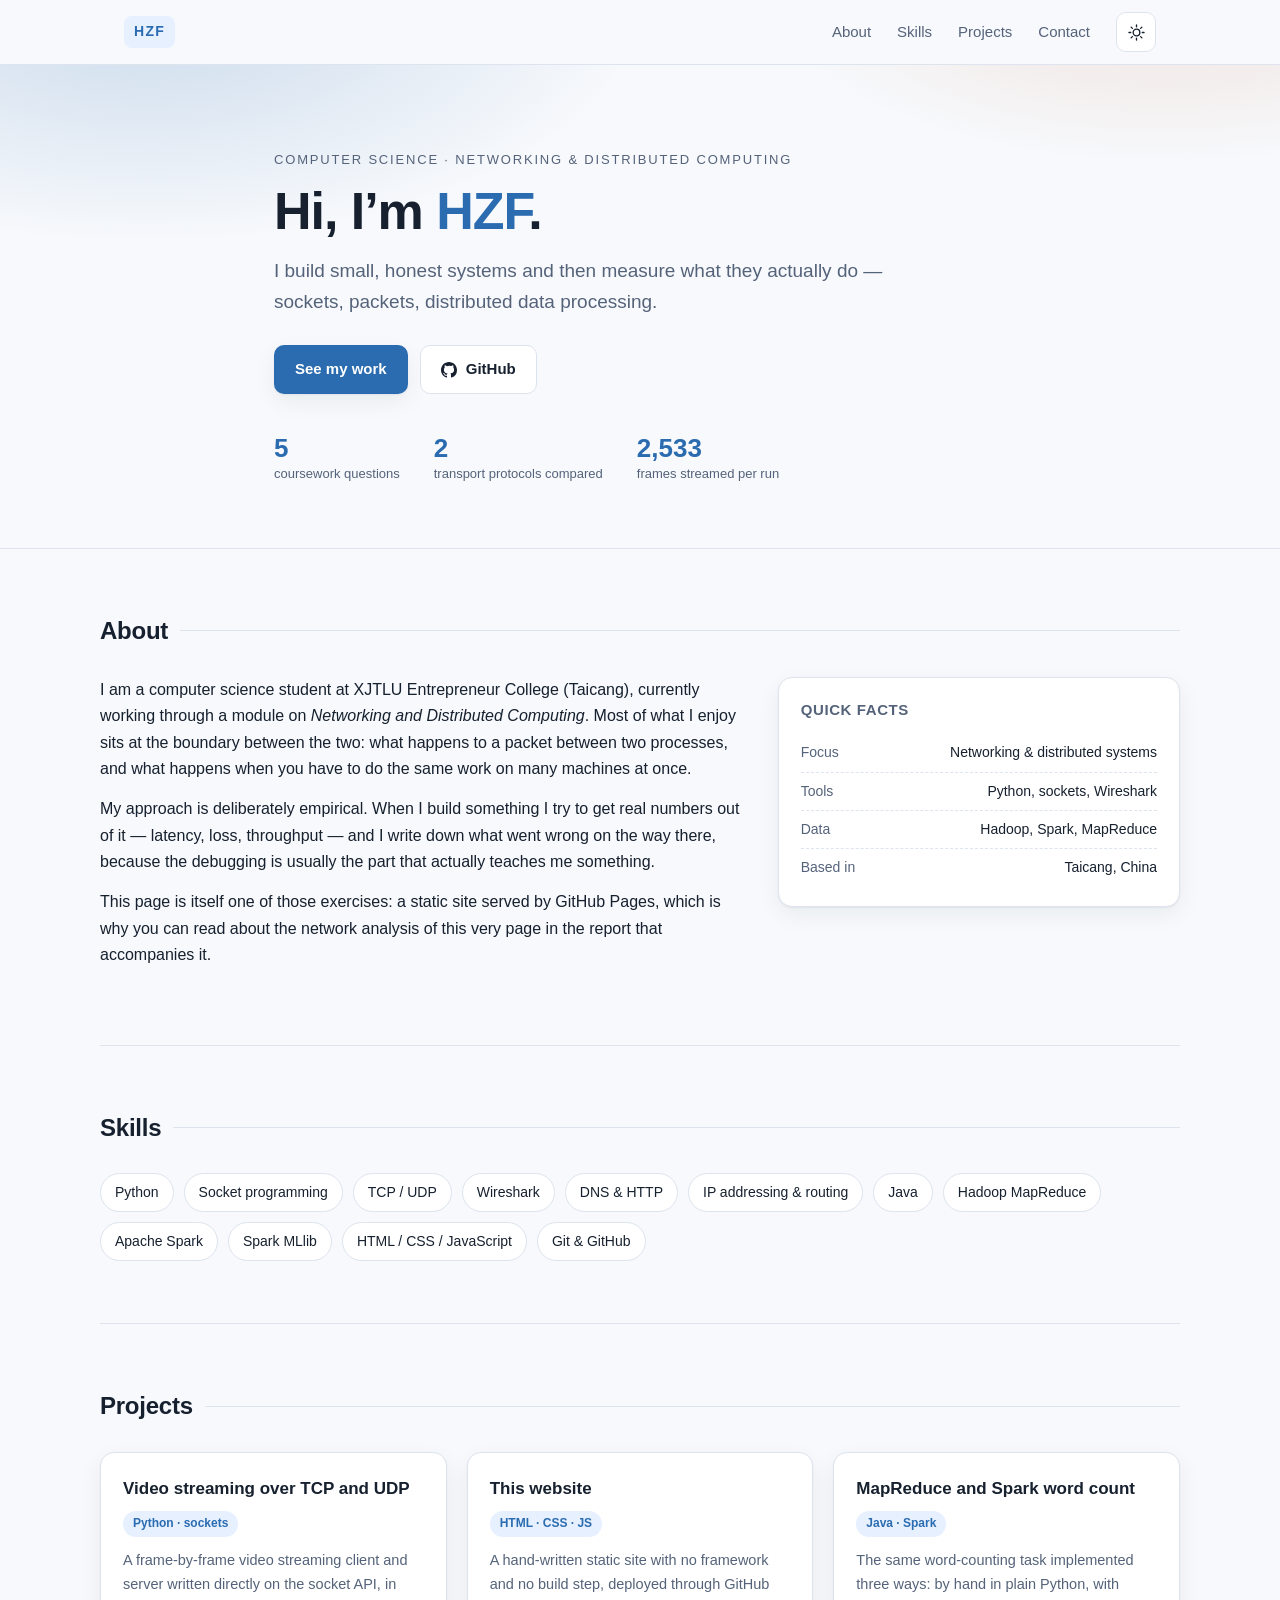
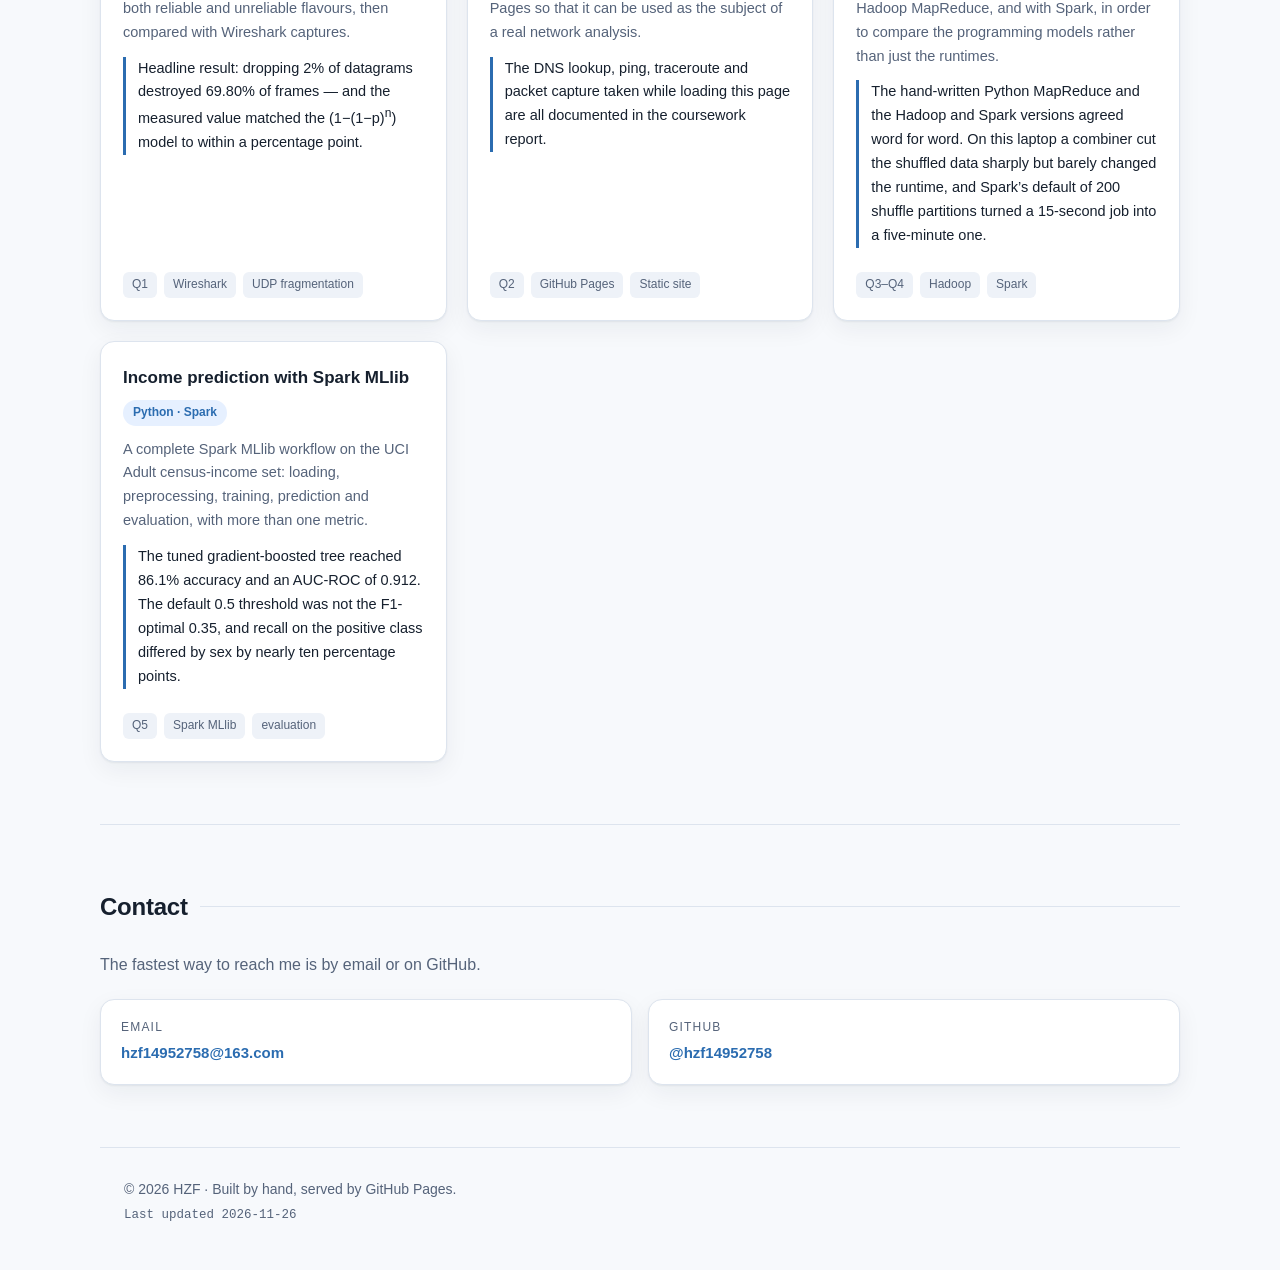
<file: index.html>
<!DOCTYPE html>
<html lang="en" data-theme="light">
<head>
  <meta charset="UTF-8" />
  <meta name="viewport" content="width=device-width, initial-scale=1.0" />
  <title>HZF &middot; Student Portfolio</title>
  <meta name="description" content="Personal webpage of HZF - computer science student, networking and distributed computing." />
  <meta name="author" content="HZF" />
  <link rel="stylesheet" href="assets/style.css" />
  <link rel="icon" href="data:image/svg+xml,<svg xmlns='http://www.w3.org/2000/svg' viewBox='0 0 100 100'><text y='.9em' font-size='90'>&#128225;</text></svg>" />
</head>
<body>
  <a class="skip-link" href="#main">Skip to content</a>

  <header class="site-header" id="top">
    <nav class="nav container" aria-label="Main navigation">
      <a class="brand" href="#top">
        <span class="brand-mark">HZF</span>
      </a>
      <button class="nav-toggle" aria-expanded="false" aria-controls="nav-menu" aria-label="Toggle navigation">
        <span></span><span></span><span></span>
      </button>
      <ul class="nav-menu" id="nav-menu">
        <li><a href="#about">About</a></li>
        <li><a href="#skills">Skills</a></li>
        <li><a href="#projects">Projects</a></li>
        <li><a href="#contact">Contact</a></li>
        <li>
          <button class="theme-toggle" id="theme-toggle" aria-label="Switch colour theme" title="Switch colour theme">
            <svg class="icon-sun" viewBox="0 0 24 24" aria-hidden="true"><circle cx="12" cy="12" r="4.2"/><g stroke-linecap="round"><path d="M12 2.5v2.2M12 19.3v2.2M2.5 12h2.2M19.3 12h2.2M5.2 5.2l1.6 1.6M17.2 17.2l1.6 1.6M18.8 5.2l-1.6 1.6M6.8 17.2l-1.6 1.6"/></g></svg>
            <svg class="icon-moon" viewBox="0 0 24 24" aria-hidden="true"><path d="M20 14.5A8.5 8.5 0 0 1 9.5 4a8.5 8.5 0 1 0 10.5 10.5z"/></svg>
          </button>
        </li>
      </ul>
    </nav>
  </header>

  <main id="main">
    <section class="hero">
      <div class="container hero-inner">
        <p class="hero-eyebrow">Computer Science &middot; Networking &amp; Distributed Computing</p>
        <h1 class="hero-title">Hi, I&rsquo;m <span class="accent">HZF</span>.</h1>
        <p class="hero-sub">
          I build small, honest systems and then measure what they actually do &mdash;
          sockets, packets, distributed data processing.
        </p>
        <div class="hero-actions">
          <a class="btn btn-primary" href="#projects">See my work</a>
          <a class="btn btn-ghost" href="https://github.com/hzf14952758" target="_blank" rel="noopener">
            <svg class="btn-icon" viewBox="0 0 16 16" aria-hidden="true"><path d="M8 0C3.58 0 0 3.58 0 8c0 3.54 2.29 6.53 5.47 7.59.4.07.55-.17.55-.38 0-.19-.01-.82-.01-1.49-2.01.37-2.53-.49-2.69-.94-.09-.23-.48-.94-.82-1.13-.28-.15-.68-.52-.01-.53.63-.01 1.08.58 1.23.82.72 1.21 1.87.87 2.33.66.07-.52.28-.87.51-1.07-1.78-.2-3.64-.89-3.64-3.95 0-.87.31-1.59.82-2.15-.08-.2-.36-1.02.08-2.12 0 0 .67-.21 2.2.82a7.4 7.4 0 0 1 2-.27c.68 0 1.36.09 2 .27 1.53-1.04 2.2-.82 2.2-.82.44 1.1.16 1.92.08 2.12.51.56.82 1.27.82 2.15 0 3.07-1.87 3.75-3.65 3.95.29.25.54.73.54 1.48 0 1.07-.01 1.93-.01 2.2 0 .21.15.46.55.38A8.01 8.01 0 0 0 16 8c0-4.42-3.58-8-8-8z"/></svg>
            GitHub
          </a>
        </div>
        <ul class="hero-stats">
          <li><strong>5</strong><span>coursework questions</span></li>
          <li><strong>2</strong><span>transport protocols compared</span></li>
          <li><strong>2,533</strong><span>frames streamed per run</span></li>
        </ul>
      </div>
    </section>

    <section class="section container" id="about">
      <h2 class="section-title">About</h2>
      <div class="about-grid">
        <div class="about-text">
          <p>
            I am a computer science student at XJTLU Entrepreneur College (Taicang), currently working
            through a module on <em>Networking and Distributed Computing</em>. Most of what I enjoy sits
            at the boundary between the two: what happens to a packet between two processes, and what
            happens when you have to do the same work on many machines at once.
          </p>
          <p>
            My approach is deliberately empirical. When I build something I try to get real numbers out of
            it &mdash; latency, loss, throughput &mdash; and I write down what went wrong on the way there,
            because the debugging is usually the part that actually teaches me something.
          </p>
          <p>
            This page is itself one of those exercises: a static site served by GitHub Pages, which is why
            you can read about the network analysis of this very page in the report that accompanies it.
          </p>
        </div>
        <aside class="about-facts">
          <h3>Quick facts</h3>
          <dl>
            <div><dt>Focus</dt><dd>Networking &amp; distributed systems</dd></div>
            <div><dt>Tools</dt><dd>Python, sockets, Wireshark</dd></div>
            <div><dt>Data</dt><dd>Hadoop, Spark, MapReduce</dd></div>
            <div><dt>Based in</dt><dd>Taicang, China</dd></div>
          </dl>
        </aside>
      </div>
    </section>

    <section class="section container" id="skills">
      <h2 class="section-title">Skills</h2>
      <ul class="tag-list">
        <li>Python</li><li>Socket programming</li><li>TCP / UDP</li><li>Wireshark</li>
        <li>DNS &amp; HTTP</li><li>IP addressing &amp; routing</li><li>Java</li>
        <li>Hadoop MapReduce</li><li>Apache Spark</li><li>Spark MLlib</li>
        <li>HTML / CSS / JavaScript</li><li>Git &amp; GitHub</li>
      </ul>
    </section>

    <section class="section container" id="projects">
      <h2 class="section-title">Projects</h2>
      <div class="card-grid">
        <article class="card">
          <div class="card-top">
            <h3>Video streaming over TCP and UDP</h3>
            <span class="badge">Python &middot; sockets</span>
          </div>
          <p>
            A frame-by-frame video streaming client and server written directly on the socket API, in
            both reliable and unreliable flavours, then compared with Wireshark captures.
          </p>
          <p class="card-result">
            Headline result: dropping 2% of datagrams destroyed 69.80% of frames &mdash; and the measured
            value matched the (1&minus;(1&minus;p)<sup>n</sup>) model to within a percentage
            point.
          </p>
          <ul class="card-tags"><li>Q1</li><li>Wireshark</li><li>UDP fragmentation</li></ul>
        </article>

        <article class="card">
          <div class="card-top">
            <h3>This website</h3>
            <span class="badge">HTML &middot; CSS &middot; JS</span>
          </div>
          <p>
            A hand-written static site with no framework and no build step, deployed through GitHub Pages
            so that it can be used as the subject of a real network analysis.
          </p>
          <p class="card-result">
            The DNS lookup, ping, traceroute and packet capture taken while loading this page are all
            documented in the coursework report.
          </p>
          <ul class="card-tags"><li>Q2</li><li>GitHub Pages</li><li>Static site</li></ul>
        </article>

        <article class="card">
          <div class="card-top">
            <h3>MapReduce and Spark word count</h3>
            <span class="badge">Java &middot; Spark</span>
          </div>
          <p>
            The same word-counting task implemented three ways: by hand in plain Python, with Hadoop
            MapReduce, and with Spark, in order to compare the programming models rather than just the
            runtimes.
          </p>
          <p class="card-result">
            The hand-written Python MapReduce and the Hadoop and Spark versions agreed word for word.
            On this laptop a combiner cut the shuffled data sharply but barely changed the runtime,
            and Spark&rsquo;s default of 200 shuffle partitions turned a 15-second job into a five-minute one.
          </p>
          <ul class="card-tags"><li>Q3&ndash;Q4</li><li>Hadoop</li><li>Spark</li></ul>
        </article>

        <article class="card">
          <div class="card-top">
            <h3>Income prediction with Spark MLlib</h3>
            <span class="badge">Python &middot; Spark</span>
          </div>
          <p>
            A complete Spark MLlib workflow on the UCI Adult census-income set: loading,
            preprocessing, training, prediction and evaluation, with more than one metric.
          </p>
          <p class="card-result">
            The tuned gradient-boosted tree reached 86.1% accuracy and an AUC-ROC of 0.912.
            The default 0.5 threshold was not the F1-optimal 0.35, and recall on the positive
            class differed by sex by nearly ten percentage points.
          </p>
          <ul class="card-tags"><li>Q5</li><li>Spark MLlib</li><li>evaluation</li></ul>
        </article>
      </div>
    </section>

    <section class="section container" id="contact">
      <h2 class="section-title">Contact</h2>
      <p class="contact-lead">The fastest way to reach me is by email or on GitHub.</p>
      <div class="contact-links">
        <a class="contact-link" href="mailto:hzf14952758@163.com">
          <span class="contact-label">Email</span>
          <span class="contact-value">hzf14952758@163.com</span>
        </a>
        <a class="contact-link" href="https://github.com/hzf14952758" target="_blank" rel="noopener">
          <span class="contact-label">GitHub</span>
          <span class="contact-value">@hzf14952758</span>
        </a>
      </div>
    </section>
  </main>

  <footer class="site-footer">
    <div class="container">
      <p>&copy; <span id="year">2026</span> HZF &middot; Built by hand, served by GitHub Pages.</p>
      <p class="footer-meta">Last updated <span id="updated">2026-11-26</span></p>
    </div>
  </footer>

  <script src="assets/script.js"></script>
</body>
</html>
</file>
<file: assets/style.css>
/* =========================================================================
   HZF personal site
   Hand-written CSS, no framework and no build step, so that the whole site is
   three small files that can be served straight from GitHub Pages.
   Colours are driven by custom properties so the light/dark switch is a single
   attribute change on <html>.
   ========================================================================= */

:root {
  --bg:            #f7f9fc;
  --surface:       #ffffff;
  --surface-alt:   #eef2f8;
  --text:          #16202e;
  --text-muted:    #55637a;
  --border:        #dde4ee;
  --accent:        #2b6cb0;
  --accent-soft:   #e6f0ff;
  --accent-2:      #c05621;
  --shadow:        0 1px 2px rgba(16, 32, 56, .06), 0 8px 24px rgba(16, 32, 56, .06);
  --radius:        14px;
  --maxw:          1080px;
  --font:          -apple-system, BlinkMacSystemFont, "Segoe UI", Roboto,
                   "Helvetica Neue", "PingFang SC", "Microsoft YaHei", sans-serif;
  --mono:          ui-monospace, SFMono-Regular, "Cascadia Mono", Consolas, monospace;
}

html[data-theme="dark"] {
  --bg:            #0f1720;
  --surface:       #17212e;
  --surface-alt:   #1e2a3a;
  --text:          #e8eef7;
  --text-muted:    #9fb0c7;
  --border:        #2a3849;
  --accent:        #7fb2e8;
  --accent-soft:   #1b2c44;
  --accent-2:      #f0a06a;
  --shadow:        0 1px 2px rgba(0, 0, 0, .3), 0 10px 30px rgba(0, 0, 0, .35);
}

* { box-sizing: border-box; }

html { scroll-behavior: smooth; }

body {
  margin: 0;
  background: var(--bg);
  color: var(--text);
  font-family: var(--font);
  font-size: 16px;
  line-height: 1.65;
  -webkit-font-smoothing: antialiased;
  transition: background-color .25s ease, color .25s ease;
}

.container { width: 100%; max-width: var(--maxw); margin: 0 auto; padding: 0 24px; }

a { color: var(--accent); text-decoration: none; }
a:hover { text-decoration: underline; }

.skip-link {
  position: absolute; left: -9999px; top: 0; z-index: 100;
  background: var(--accent); color: #fff; padding: 10px 16px; border-radius: 0 0 8px 0;
}
.skip-link:focus { left: 0; }

/* ---------------------------------------------------------------- header -- */
.site-header {
  position: sticky; top: 0; z-index: 50;
  background: var(--bg);                       /* fallback for older engines */
  background: color-mix(in srgb, var(--bg) 88%, transparent);
  backdrop-filter: saturate(180%) blur(10px);
  border-bottom: 1px solid var(--border);
}

.nav { display: flex; align-items: center; justify-content: space-between; height: 64px; }

.brand { font-weight: 700; letter-spacing: .08em; color: var(--text); }
.brand:hover { text-decoration: none; }
.brand-mark {
  display: inline-block; padding: 4px 10px; border-radius: 8px;
  background: var(--accent-soft); color: var(--accent); font-size: 14px;
}

.nav-menu { display: flex; align-items: center; gap: 26px; list-style: none; margin: 0; padding: 0; }
.nav-menu a { color: var(--text-muted); font-size: 15px; font-weight: 500; }
.nav-menu a:hover { color: var(--accent); text-decoration: none; }

.nav-toggle {
  display: none; flex-direction: column; justify-content: center; gap: 5px;
  width: 42px; height: 42px; padding: 0 10px; background: none;
  border: 1px solid var(--border); border-radius: 10px; cursor: pointer;
}
.nav-toggle span { display: block; height: 2px; background: var(--text); border-radius: 2px; }

.theme-toggle {
  display: inline-flex; align-items: center; justify-content: center;
  width: 40px; height: 40px; padding: 0; cursor: pointer;
  background: var(--surface); color: var(--text);
  border: 1px solid var(--border); border-radius: 10px;
}
.theme-toggle svg { width: 19px; height: 19px; fill: none; stroke: currentColor; stroke-width: 1.7; }
.theme-toggle .icon-moon { fill: currentColor; stroke: none; }
html[data-theme="light"] .theme-toggle .icon-moon { display: none; }
html[data-theme="dark"]  .theme-toggle .icon-sun  { display: none; }

/* ------------------------------------------------------------------ hero -- */
.hero {
  position: relative; overflow: hidden;
  padding: 84px 0 64px;
  border-bottom: 1px solid var(--border);
}
.hero::before {
  content: ""; position: absolute; inset: -40% -10% auto -10%; height: 120%;
  background:
    radial-gradient(46% 60% at 18% 22%, color-mix(in srgb, var(--accent) 22%, transparent) 0%, transparent 70%),
    radial-gradient(40% 55% at 84% 12%, color-mix(in srgb, var(--accent-2) 18%, transparent) 0%, transparent 70%);
  z-index: -1;
  animation: drift 26s ease-in-out infinite alternate;
}
@keyframes drift {
  from { transform: translate3d(-2%, -1%, 0) scale(1); }
  to   { transform: translate3d(2%, 2%, 0) scale(1.06); }
}
@media (prefers-reduced-motion: reduce) { .hero::before { animation: none; } }

.hero-inner { max-width: 780px; }
.hero-eyebrow {
  margin: 0 0 12px; font-size: 13px; letter-spacing: .14em;
  text-transform: uppercase; color: var(--text-muted);
}
.hero-title { margin: 0 0 14px; font-size: clamp(34px, 6vw, 52px); line-height: 1.12; letter-spacing: -.02em; }
.accent { color: var(--accent); }
.hero-sub { margin: 0 0 28px; font-size: clamp(16px, 2.2vw, 19px); color: var(--text-muted); max-width: 60ch; }

.hero-actions { display: flex; flex-wrap: wrap; gap: 12px; margin-bottom: 40px; }

.btn {
  display: inline-flex; align-items: center; gap: 9px;
  padding: 11px 20px; border-radius: 10px; font-weight: 600; font-size: 15px;
  border: 1px solid transparent; cursor: pointer; transition: transform .15s ease, box-shadow .15s ease;
}
.btn:hover { text-decoration: none; transform: translateY(-1px); }
.btn-primary { background: var(--accent); color: #fff; box-shadow: var(--shadow); }
.btn-primary:hover { color: #fff; }
.btn-ghost { background: var(--surface); color: var(--text); border-color: var(--border); }
.btn-icon { width: 16px; height: 16px; fill: currentColor; }

.hero-stats {
  display: flex; flex-wrap: wrap; gap: 34px; margin: 0; padding: 0; list-style: none;
}
.hero-stats li { display: flex; flex-direction: column; }
.hero-stats strong { font-size: 26px; line-height: 1.1; color: var(--accent); }
.hero-stats span { font-size: 13px; color: var(--text-muted); }

/* --------------------------------------------------------------- sections -- */
.section { padding: 62px 0; border-bottom: 1px solid var(--border); }
.section-title {
  margin: 0 0 26px; font-size: 24px; letter-spacing: -.01em;
  display: flex; align-items: center; gap: 12px;
}
.section-title::after { content: ""; flex: 1; height: 1px; background: var(--border); }

.about-grid { display: grid; grid-template-columns: 1.6fr 1fr; gap: 34px; align-items: start; }
.about-text p { margin: 0 0 14px; }
.about-facts {
  background: var(--surface); border: 1px solid var(--border);
  border-radius: var(--radius); padding: 20px 22px; box-shadow: var(--shadow);
}
.about-facts h3 { margin: 0 0 12px; font-size: 15px; letter-spacing: .04em; text-transform: uppercase; color: var(--text-muted); }
.about-facts dl { margin: 0; }
.about-facts dl > div { display: flex; justify-content: space-between; gap: 14px; padding: 7px 0; border-top: 1px dashed var(--border); }
.about-facts dl > div:first-child { border-top: 0; }
.about-facts dt { color: var(--text-muted); font-size: 14px; }
.about-facts dd { margin: 0; font-size: 14px; text-align: right; }

.tag-list { display: flex; flex-wrap: wrap; gap: 10px; margin: 0; padding: 0; list-style: none; }
.tag-list li {
  padding: 7px 14px; border-radius: 999px; font-size: 14px;
  background: var(--surface); border: 1px solid var(--border); color: var(--text);
}

.card-grid { display: grid; grid-template-columns: repeat(auto-fit, minmax(280px, 1fr)); gap: 20px; }
.card {
  display: flex; flex-direction: column;
  background: var(--surface); border: 1px solid var(--border);
  border-radius: var(--radius); padding: 22px; box-shadow: var(--shadow);
  transition: transform .18s ease, border-color .18s ease;
}
.card:hover { transform: translateY(-3px); border-color: color-mix(in srgb, var(--accent) 45%, var(--border)); }
.card-top { display: flex; flex-direction: column; gap: 8px; margin-bottom: 12px; }
.card h3 { margin: 0; font-size: 17px; }
.badge {
  align-self: flex-start; font-size: 12px; padding: 3px 10px; border-radius: 999px;
  background: var(--accent-soft); color: var(--accent); font-weight: 600;
}
.card p { margin: 0 0 12px; font-size: 14.5px; color: var(--text-muted); }
.card-result { border-left: 3px solid var(--accent); padding-left: 12px; color: var(--text) !important; }
.card-tags { display: flex; flex-wrap: wrap; gap: 7px; margin: auto 0 0; padding: 12px 0 0; list-style: none; }
.card-tags li { font-size: 12px; color: var(--text-muted); background: var(--surface-alt); padding: 3px 9px; border-radius: 6px; }
.muted { color: var(--text-muted); font-style: italic; }

.contact-lead { margin: 0 0 20px; color: var(--text-muted); }
.contact-links { display: grid; grid-template-columns: repeat(auto-fit, minmax(240px, 1fr)); gap: 16px; }
.contact-link {
  display: flex; flex-direction: column; gap: 4px;
  padding: 18px 20px; border-radius: var(--radius);
  background: var(--surface); border: 1px solid var(--border); box-shadow: var(--shadow);
}
.contact-link:hover { text-decoration: none; border-color: var(--accent); }
.contact-label { font-size: 12px; letter-spacing: .1em; text-transform: uppercase; color: var(--text-muted); }
.contact-value { font-weight: 600; font-size: 15px; word-break: break-all; }

/* ---------------------------------------------------------------- footer -- */
.site-footer { padding: 30px 0 40px; color: var(--text-muted); font-size: 14px; }
.site-footer p { margin: 0 0 4px; }
.footer-meta { font-family: var(--mono); font-size: 12.5px; }

/* ------------------------------------------------------------ reveal anim -- */
.reveal { opacity: 0; transform: translateY(14px); }
.reveal.is-visible { opacity: 1; transform: none; transition: opacity .55s ease, transform .55s ease; }
@media (prefers-reduced-motion: reduce) {
  .reveal, .reveal.is-visible { opacity: 1; transform: none; transition: none; }
}

/* ----------------------------------------------------------------- mobile -- */
@media (max-width: 820px) {
  .about-grid { grid-template-columns: 1fr; }
}

@media (max-width: 640px) {
  .nav-toggle { display: flex; }
  .nav-menu {
    position: absolute; top: 64px; left: 0; right: 0;
    flex-direction: column; align-items: stretch; gap: 0;
    background: var(--surface); border-bottom: 1px solid var(--border);
    padding: 8px 24px 18px; display: none;
  }
  .nav-menu.is-open { display: flex; }
  .nav-menu li { padding: 9px 0; border-top: 1px solid var(--border); }
  .nav-menu li:first-child { border-top: 0; }
  .theme-toggle { margin-top: 6px; }
  .hero { padding: 58px 0 46px; }
  .hero-stats { gap: 22px; }
  .section { padding: 46px 0; }
}

@media print {
  .site-header, .hero-actions, .theme-toggle, .nav-toggle { display: none; }
  body { background: #fff; }
}
</file>
